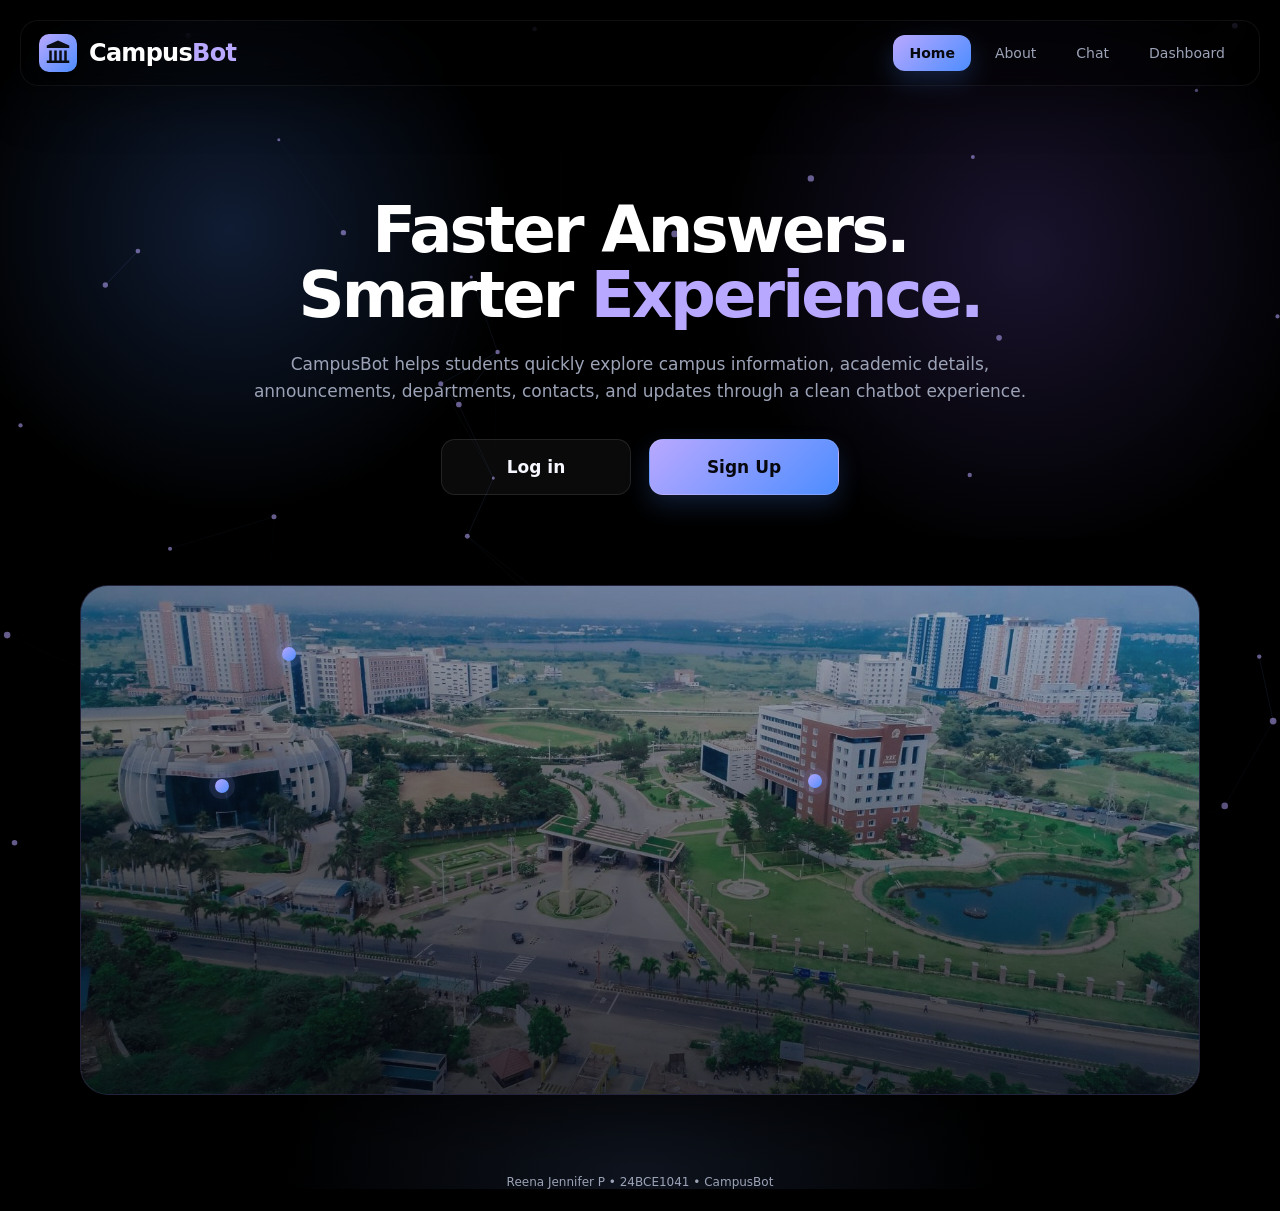
<file: frontend/index.html>
<!DOCTYPE html>
<html lang="en">
<head>
  <meta charset="UTF-8" />
  <meta name="viewport" content="width=device-width, initial-scale=1.0" />
  <title>CampusBot</title>
  <link rel="stylesheet" href="css/styles.css">
</head>
<body>
  <canvas id="bgCanvas"></canvas>
  <div class="grid"></div>

  <div id="siteHeader"></div>

  <div class="page page-landing">
    <div class="container">
      <section class="hero">
        <h1>Faster Answers. Smarter <span>Experience.</span></h1>
        <p>
          CampusBot helps students quickly explore campus information, academic details,
          announcements, departments, contacts, and updates through a clean chatbot experience.
        </p>

        <div class="cta-row">
          <a class="btn secondary" href="login.html">Log in</a>
          <a class="btn primary" href="signup.html">Sign Up</a>
        </div>
        <div class="campus-map panel">
          <img src="images/vit-campus.jpg" alt="Aerial view of VIT campus" class="campus-map-image" />

          <button class="campus-spot library-spot" type="button">
            <span class="spot-dot"></span>
            <span class="spot-tip">Library</span>
          </button>

          <button class="campus-spot auditorium-spot" type="button">
            <span class="spot-dot"></span>
            <span class="spot-tip">Auditorium</span>
          </button>

          <button class="campus-spot academic-spot" type="button">
            <span class="spot-dot"></span>
            <span class="spot-tip">Academic Blocks</span>
          </button>
        </div>
      </section>
    </div>
  </div>

  <footer class="site-footer">
    <p>Reena Jennifer P • 24BCE1041 • CampusBot</p>
  </footer>

  <script src="js/site-header.js"></script>
  <script> renderSiteHeader("home"); </script>
  <script src="js/bg-canvas.js"></script>
</body>
</html>
</file>
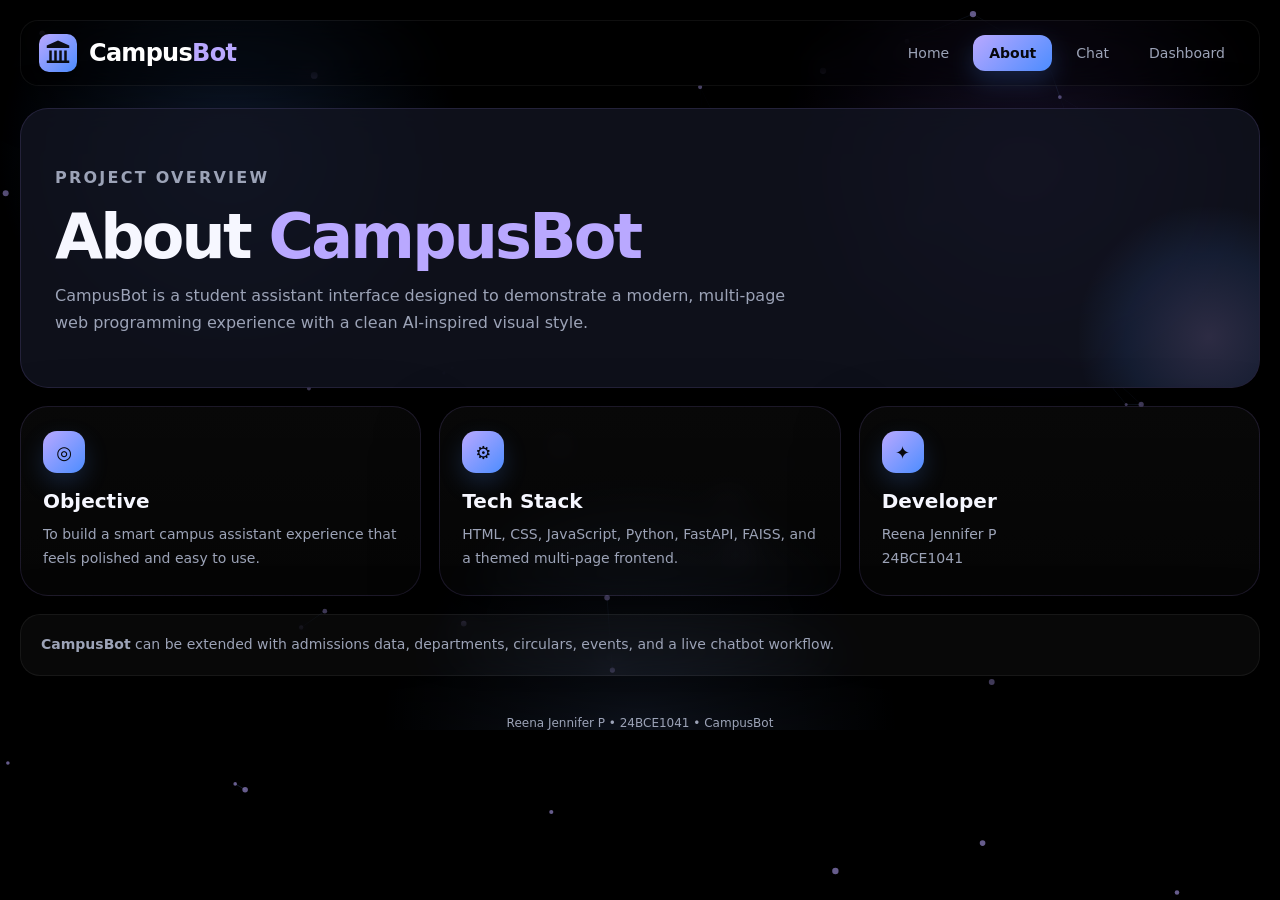
<file: frontend/about.html>
<!DOCTYPE html>
<html lang="en">
<head>
  <meta charset="UTF-8" />
  <meta name="viewport" content="width=device-width, initial-scale=1.0" />
  <title>CampusBot • About</title>
  <link rel="stylesheet" href="css/styles.css">
</head>
<body>
  <canvas id="bgCanvas"></canvas>
  <div class="grid"></div>

  <div id="siteHeader"></div>

  <main class="page">
    <section class="about-hero panel">
      <p class="eyebrow">Project Overview</p>
      <h1>About <span>CampusBot</span></h1>
      <p>
        CampusBot is a student assistant interface designed to demonstrate a modern,
        multi-page web programming experience with a clean AI-inspired visual style.
      </p>
    </section>

    <section class="about-grid">
      <article class="panel about-card">
        <div class="card-icon">◎</div>
        <h3>Objective</h3>
        <p>To build a smart campus assistant experience that feels polished and easy to use.</p>
      </article>

      <article class="panel about-card">
        <div class="card-icon">⚙</div>
        <h3>Tech Stack</h3>
        <p>HTML, CSS, JavaScript, Python, FastAPI, FAISS, and a themed multi-page frontend.</p>
      </article>

      <article class="panel about-card">
        <div class="card-icon">✦</div>
        <h3>Developer</h3>
        <p>Reena Jennifer P<br>24BCE1041</p>
      </article>
    </section>

    <div class="about-note panel">
      <strong>CampusBot</strong> can be extended with admissions data, departments, circulars, events, and a live chatbot workflow.
    </div>
  </main>

  <footer class="site-footer">
    <p>Reena Jennifer P • 24BCE1041 • CampusBot</p>
  </footer>

  <script src="js/site-header.js"></script>
  <script> renderSiteHeader("about"); </script>
  <script src="js/bg-canvas.js"></script>
</body>
</html>
</file>
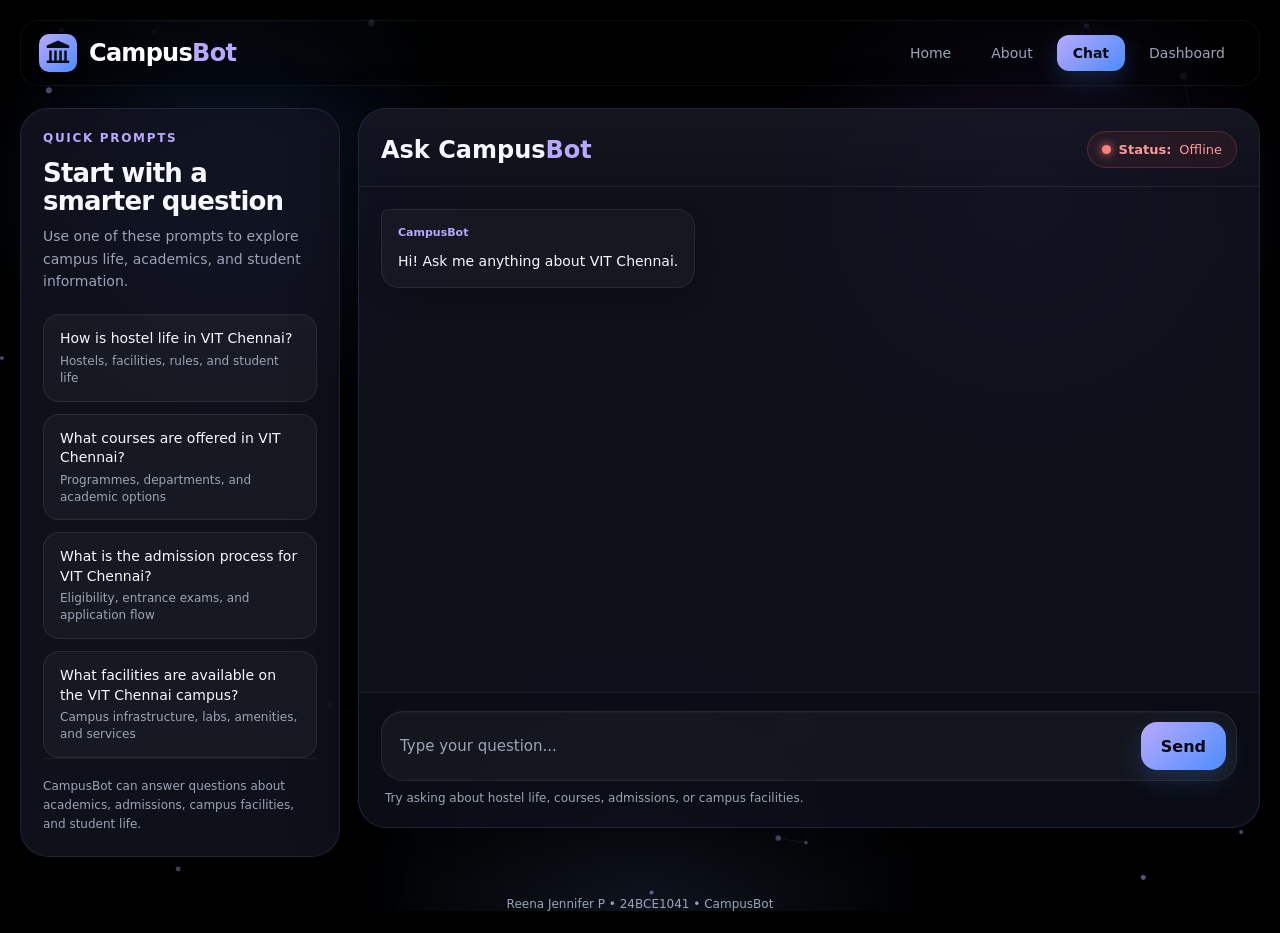
<file: frontend/chat.html>
<!DOCTYPE html>
<html lang="en">
<head>
  <meta charset="UTF-8" />
  <meta name="viewport" content="width=device-width, initial-scale=1.0" />
  <title>CampusBot • Chat</title>
  <link rel="stylesheet" href="css/styles.css">
</head>
<body>
  <canvas id="bgCanvas"></canvas>
  <div class="grid"></div>

  <div id="siteHeader"></div>

  <main class="page">
    <section class="chat-layout">
      <aside class="chat-side panel">
        <p class="eyebrow">Quick Prompts</p>
        <h2 class="side-title">Start with a smarter question</h2>
        <p class="side-copy">Use one of these prompts to explore campus life, academics, and student information.</p>

        <div class="prompt-list">
          <button class="prompt-chip" type="button" data-prompt="How is hostel life in VIT Chennai?">
            How is hostel life in VIT Chennai?
            <span>Hostels, facilities, rules, and student life</span>
          </button>

          <button class="prompt-chip" type="button" data-prompt="What courses are offered in VIT Chennai?">
            What courses are offered in VIT Chennai?
            <span>Programmes, departments, and academic options</span>
          </button>

          <button class="prompt-chip" type="button" data-prompt="What is the admission process for VIT Chennai?">
            What is the admission process for VIT Chennai?
            <span>Eligibility, entrance exams, and application flow</span>
          </button>

          <button class="prompt-chip" type="button" data-prompt="What facilities are available on the VIT Chennai campus?">
            What facilities are available on the VIT Chennai campus?
            <span>Campus infrastructure, labs, amenities, and services</span>
          </button>
        </div>

        <div class="side-footer">
          CampusBot can answer questions about academics, admissions, campus facilities, and student life.
        </div>
      </aside>

      <section class="chat-main panel">
        <div class="chat-topbar">
          <h2>Ask Campus<span>Bot</span></h2>
          <div class="status-pill offline" id="statusPill">
            <span class="status-dot"></span>
            <strong>Status:</strong>
            <span id="statusText">Checking...</span>
          </div>
        </div>

        <div class="chat-window" id="chatWindow"></div>

        <div class="chat-input-wrap">
          <div class="chat-input-area">
            <input id="chatInput" type="text" placeholder="Type your question..." />
            <button class="btn-primary chat-send" id="sendChatBtn">Send</button>
          </div>
          <div class="input-note">Try asking about hostel life, courses, admissions, or campus facilities.</div>
        </div>
      </section>
    </section>
  </main>

  <footer class="site-footer">
    <p>Reena Jennifer P • 24BCE1041 • CampusBot</p>
  </footer>

  <script src="js/site-header.js"></script>
  <script> renderSiteHeader("chat"); </script>
  <script src="js/bg-canvas.js"></script>
  <script src="js/chat.js"></script>
</body>
</html>
</file>
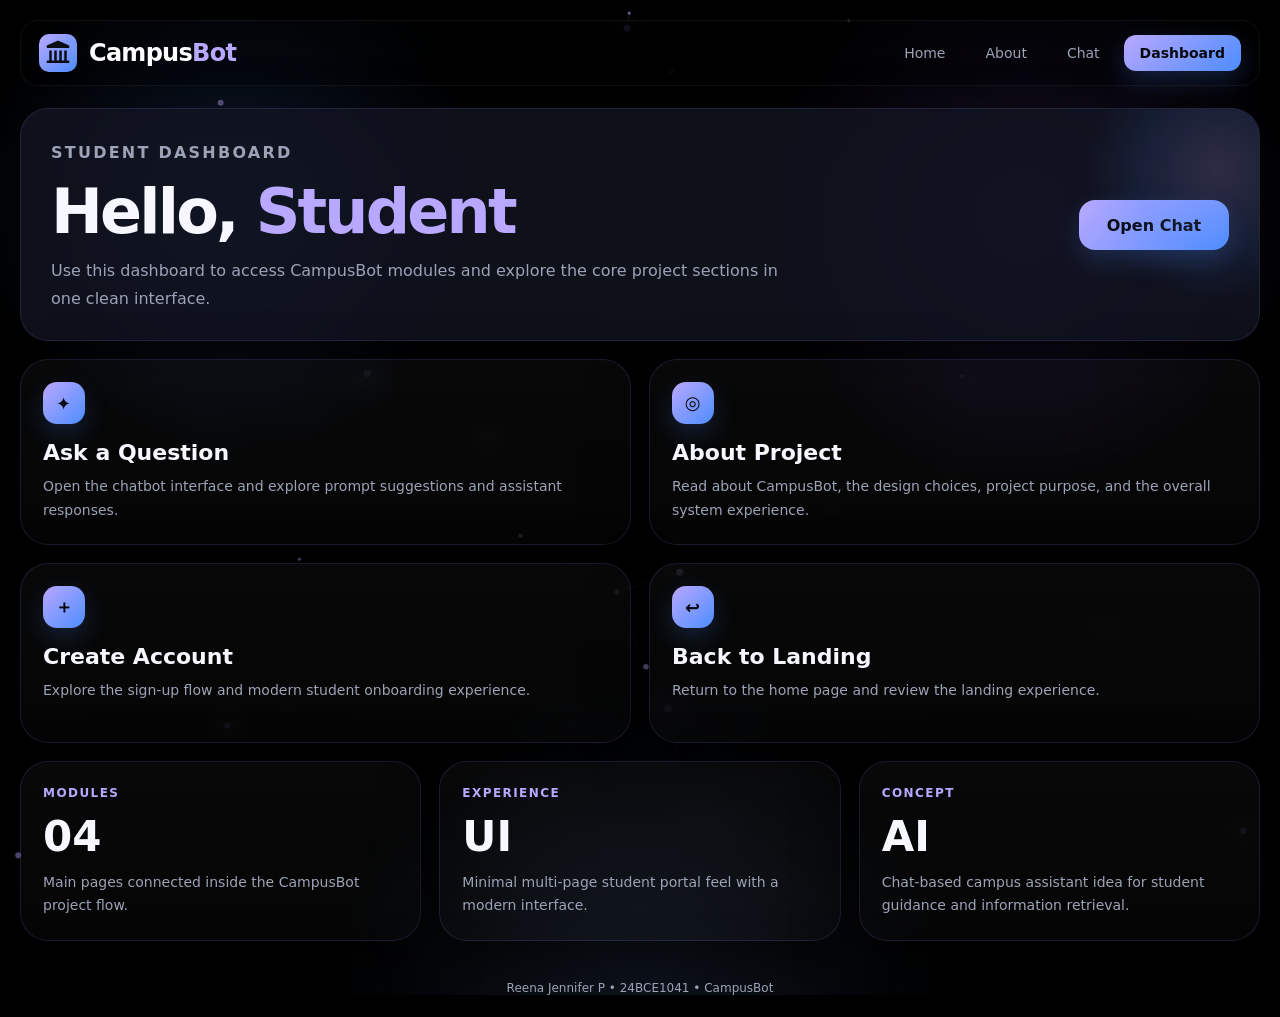
<file: frontend/dashboard.html>
<!DOCTYPE html>
<html lang="en">
<head>
  <meta charset="UTF-8" />
  <meta name="viewport" content="width=device-width, initial-scale=1.0" />
  <title>CampusBot • Dashboard</title>
  <link rel="stylesheet" href="css/styles.css">
</head>
<body>
  <canvas id="bgCanvas"></canvas>
  <div class="grid"></div>

  <div id="siteHeader"></div>

  <main class="page dashboard-page">
    <section class="dashboard-hero panel">
      <div>
        <p class="eyebrow">Student Dashboard</p>
        <h1>Hello, <span id="dashboardName">Student</span></h1>
        <p>Use this dashboard to access CampusBot modules and explore the core project sections in one clean interface.</p>
      </div>
      <a href="chat.html" class="btn-primary" style="min-width:150px;height:50px;padding:0 20px;border-radius:16px;">Open Chat</a>
    </section>

    <section class="dashboard-grid">
      <a class="dash-card panel" href="chat.html">
        <div class="dash-icon">✦</div>
        <h3>Ask a Question</h3>
        <p>Open the chatbot interface and explore prompt suggestions and assistant responses.</p>
      </a>

      <a class="dash-card panel" href="about.html">
        <div class="dash-icon">◎</div>
        <h3>About Project</h3>
        <p>Read about CampusBot, the design choices, project purpose, and the overall system experience.</p>
      </a>

      <a class="dash-card panel" href="signup.html">
        <div class="dash-icon">＋</div>
        <h3>Create Account</h3>
        <p>Explore the sign-up flow and modern student onboarding experience.</p>
      </a>

      <a class="dash-card panel" href="index.html">
        <div class="dash-icon">↩</div>
        <h3>Back to Landing</h3>
        <p>Return to the home page and review the landing experience.</p>
      </a>
    </section>

    <section class="stats-grid">
      <div class="stat-card panel">
        <div class="stat-label">Modules</div>
        <h2>04</h2>
        <p>Main pages connected inside the CampusBot project flow.</p>
      </div>

      <div class="stat-card panel">
        <div class="stat-label">Experience</div>
        <h2>UI</h2>
        <p>Minimal multi-page student portal feel with a modern interface.</p>
      </div>

      <div class="stat-card panel">
        <div class="stat-label">Concept</div>
        <h2>AI</h2>
        <p>Chat-based campus assistant idea for student guidance and information retrieval.</p>
      </div>
    </section>
  </main>

  <footer class="site-footer">
    <p>Reena Jennifer P • 24BCE1041 • CampusBot</p>
  </footer>

  <script src="js/site-header.js"></script>
  <script> renderSiteHeader("dashboard"); </script>
  <script src="js/bg-canvas.js"></script>
  <script src="js/auth.js"></script>
</body>
</html>
</file>
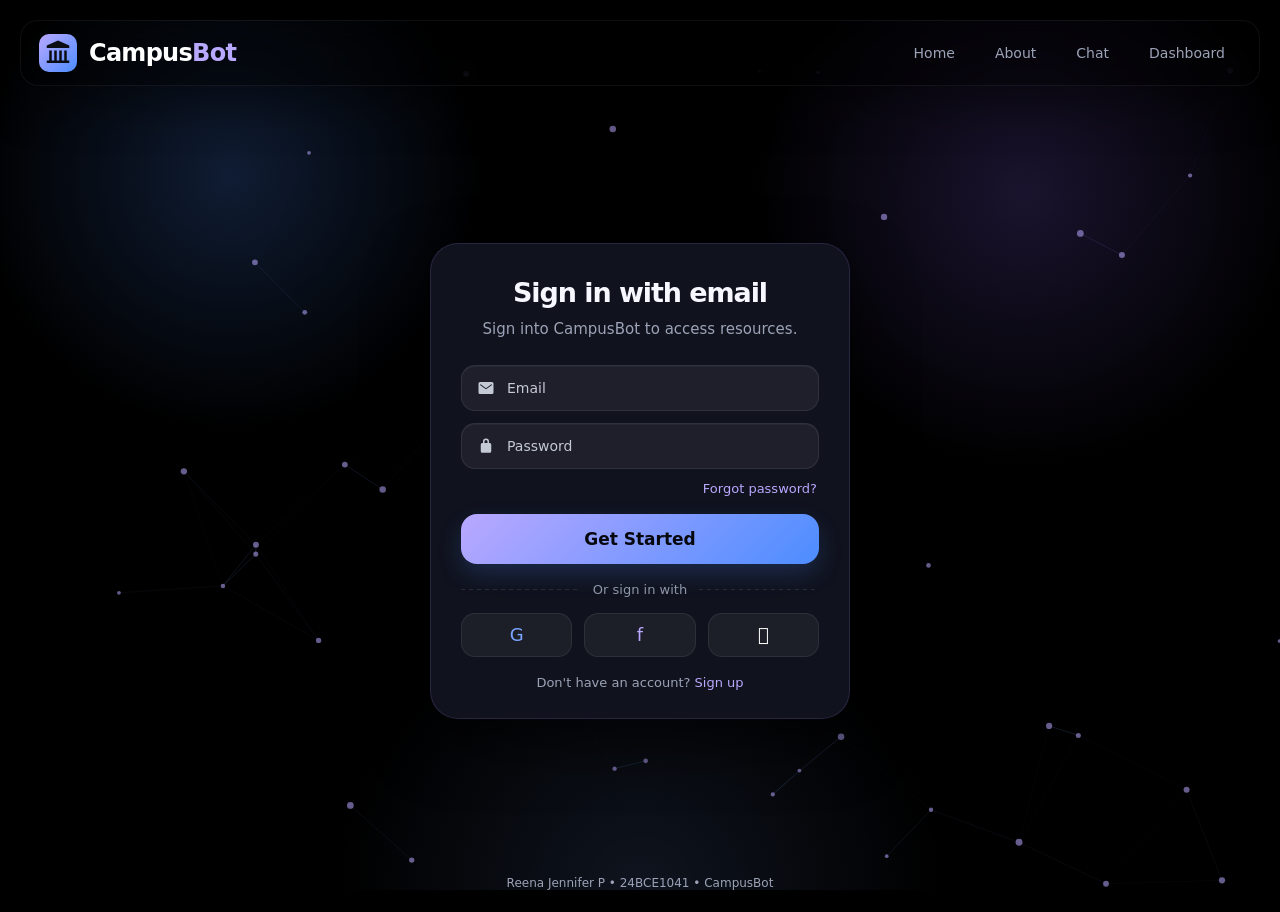
<file: frontend/login.html>
<!DOCTYPE html>
<html lang="en">
<head>
  <meta charset="UTF-8" />
  <meta name="viewport" content="width=device-width, initial-scale=1.0" />
  <title>CampusBot • Login</title>
  <link rel="stylesheet" href="css/styles.css">
</head>
<body>
  <canvas id="bgCanvas"></canvas>
  <div class="grid"></div>
  <div id="siteHeader"></div>

  <div class="auth-page">
    <div class="auth-card auth-login">
      <h1>Sign in with email</h1>
      <p class="subtitle">Sign into CampusBot to access resources.</p>

      <div class="field">
        <svg viewBox="0 0 24 24" aria-hidden="true"><path d="M20 4H4a2 2 0 0 0-2 2v12a2 2 0 0 0 2 2h16a2 2 0 0 0 2-2V6a2 2 0 0 0-2-2Zm-.4 4.25-6.54 4.9a1.8 1.8 0 0 1-2.12 0L4.4 8.25V6.8l7.14 5.35a.75.75 0 0 0 .9 0L19.6 6.8Z"/></svg>
        <input id="loginEmail" type="email" placeholder="Email" />
      </div>

      <div class="field">
        <svg viewBox="0 0 24 24" aria-hidden="true"><path d="M17 8h-1V6a4 4 0 1 0-8 0v2H7a2 2 0 0 0-2 2v9a2 2 0 0 0 2 2h10a2 2 0 0 0 2-2v-9a2 2 0 0 0-2-2Zm-6 8.73V17a1 1 0 1 0 2 0v-.27a2 2 0 1 0-2 0ZM10 8V6a2 2 0 1 1 4 0v2Z"/></svg>
        <input type="password" placeholder="Password" />
      </div>

      <a href="#" class="forgot">Forgot password?</a>
      <button class="submit" id="loginBtn">Get Started</button>

      <div class="divider">Or sign in with</div>

      <div class="socials">
        <button class="social google" type="button">G</button>
        <button class="social facebook" type="button">f</button>
        <button class="social apple" type="button"></button>
      </div>

      <div class="bottom-text">
        Don't have an account? <a class="signup-link" href="signup.html">Sign up</a>
      </div>
    </div>
  </div>

  <footer class="site-footer">
    <p>Reena Jennifer P • 24BCE1041 • CampusBot</p>
  </footer>

  <script src="js/site-header.js"></script>
  <script> renderSiteHeader(""); </script>
  <script src="js/bg-canvas.js"></script>
  <script src="js/auth.js"></script>
</body>
</html>
</file>
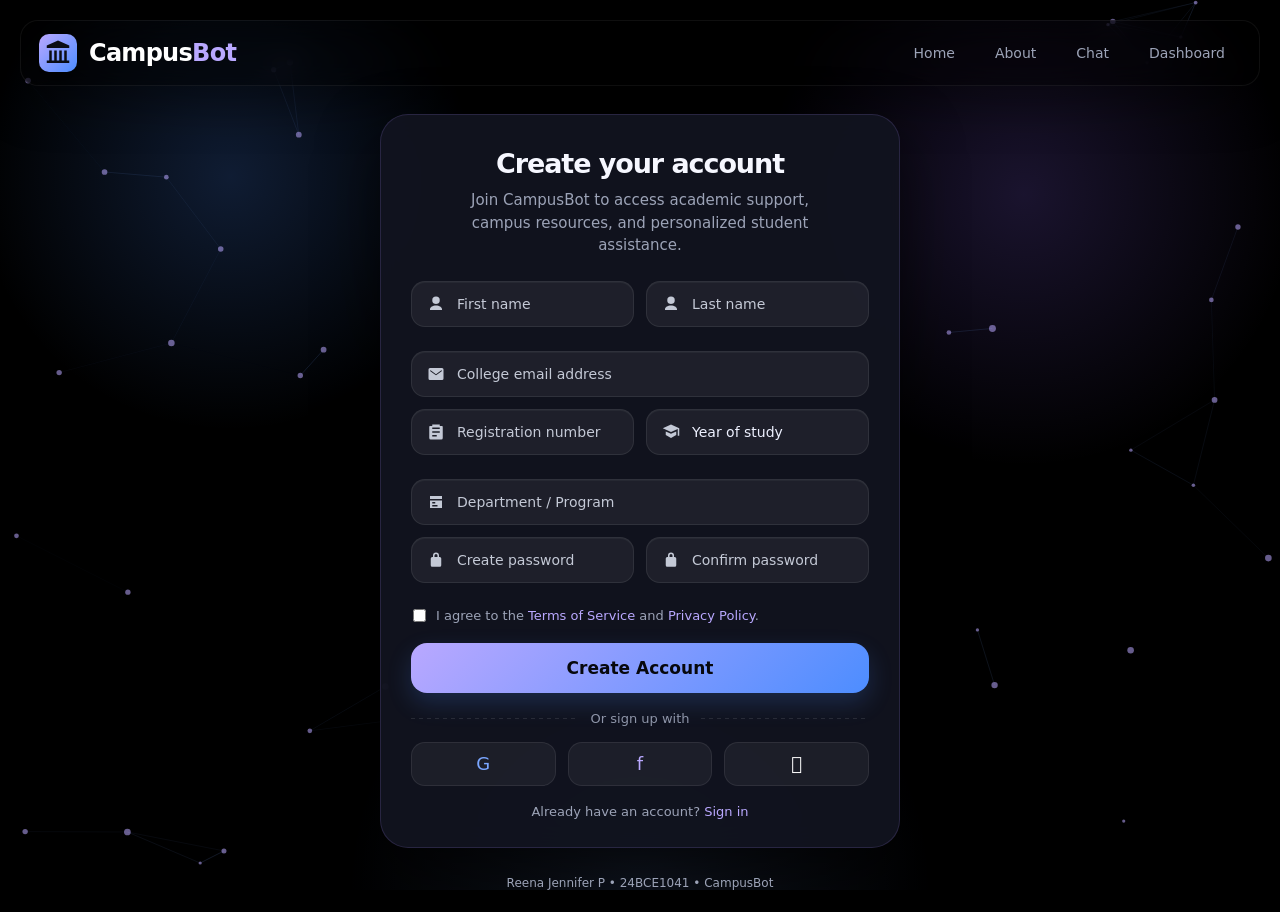
<file: frontend/signup.html>
<!DOCTYPE html>
<html lang="en">
<head>
  <meta charset="UTF-8" />
  <meta name="viewport" content="width=device-width, initial-scale=1.0" />
  <title>CampusBot • Sign Up</title>
  <link rel="stylesheet" href="css/styles.css">
</head>
<body>
  <canvas id="bgCanvas"></canvas>
  <div class="grid"></div>
  <div id="siteHeader"></div>

  <div class="auth-page">
    <div class="auth-card">
      <h1>Create your account</h1>
      <p class="subtitle">Join CampusBot to access academic support, campus resources, and personalized student assistance.</p>

      <div class="form-grid">
        <div class="field">
          <svg viewBox="0 0 24 24"><path d="M12 12a5 5 0 1 0-5-5 5 5 0 0 0 5 5Zm0 2c-4.42 0-8 2.24-8 5v1h16v-1c0-2.76-3.58-5-8-5Z"/></svg>
          <input id="firstName" type="text" placeholder="First name" />
        </div>

        <div class="field">
          <svg viewBox="0 0 24 24"><path d="M12 12a5 5 0 1 0-5-5 5 5 0 0 0 5 5Zm0 2c-4.42 0-8 2.24-8 5v1h16v-1c0-2.76-3.58-5-8-5Z"/></svg>
          <input id="lastName" type="text" placeholder="Last name" />
        </div>
      </div>

      <div class="field">
        <svg viewBox="0 0 24 24"><path d="M20 4H4a2 2 0 0 0-2 2v12a2 2 0 0 0 2 2h16a2 2 0 0 0 2-2V6a2 2 0 0 0-2-2Zm-.4 4.25-6.54 4.9a1.8 1.8 0 0 1-2.12 0L4.4 8.25V6.8l7.14 5.35a.75.75 0 0 0 .9 0L19.6 6.8Z"/></svg>
        <input type="email" placeholder="College email address" />
      </div>

      <div class="form-grid">
        <div class="field">
          <svg viewBox="0 0 24 24"><path d="M7 2h10v2h3a1 1 0 0 1 1 1v15a2 2 0 0 1-2 2H5a2 2 0 0 1-2-2V5a1 1 0 0 1 1-1h3Zm10 4H7v2h10Zm0 5H7v2h10Zm-4 5H7v2h6Z"/></svg>
          <input type="text" placeholder="Registration number" />
        </div>

        <div class="field">
          <svg viewBox="0 0 24 24"><path d="M12 2 1 7l11 5 9-4.09V17h2V7Zm-7 9.18V16l7 4 7-4v-4.82l-7 3.18Z"/></svg>
          <select>
            <option value="" selected disabled>Year of study</option>
            <option>1st Year</option>
            <option>2nd Year</option>
            <option>3rd Year</option>
            <option>4th Year</option>
            <option>Postgraduate</option>
          </select>
        </div>
      </div>

      <div class="field">
        <svg viewBox="0 0 24 24"><path d="M4 4h16v4H4Zm0 6h16v10H4Zm3 2v2h4v-2Zm0 4v2h7v-2Z"/></svg>
        <input type="text" placeholder="Department / Program" />
      </div>

      <div class="form-grid">
        <div class="field">
          <svg viewBox="0 0 24 24"><path d="M17 8h-1V6a4 4 0 1 0-8 0v2H7a2 2 0 0 0-2 2v9a2 2 0 0 0 2 2h10a2 2 0 0 0 2-2v-9a2 2 0 0 0-2-2Zm-6 8.73V17a1 1 0 1 0 2 0v-.27a2 2 0 1 0-2 0ZM10 8V6a2 2 0 1 1 4 0v2Z"/></svg>
          <input id="newPassword" type="password" placeholder="Create password" />
        </div>

        <div class="field">
          <svg viewBox="0 0 24 24"><path d="M17 8h-1V6a4 4 0 1 0-8 0v2H7a2 2 0 0 0-2 2v9a2 2 0 0 0 2 2h10a2 2 0 0 0 2-2v-9a2 2 0 0 0-2-2Zm-6 8.73V17a1 1 0 1 0 2 0v-.27a2 2 0 1 0-2 0ZM10 8V6a2 2 0 1 1 4 0v2Z"/></svg>
          <input id="confirmPassword" type="password" placeholder="Confirm password" />
        </div>
      </div>

      <div class="help-row">
        <label class="checkbox-wrap">
          <input type="checkbox" />
          <span>I agree to the <a href="#">Terms of Service</a> and <a href="#">Privacy Policy</a>.</span>
        </label>
      </div>

      <button class="submit" id="signupBtn">Create Account</button>

      <div class="divider">Or sign up with</div>

      <div class="socials">
        <button class="social google" type="button">G</button>
        <button class="social facebook" type="button">f</button>
        <button class="social apple" type="button"></button>
      </div>

      <div class="bottom-text">
        Already have an account? <a class="signin-link" href="login.html">Sign in</a>
      </div>
    </div>
  </div>

  <footer class="site-footer">
    <p>Reena Jennifer P • 24BCE1041 • CampusBot</p>
  </footer>

  <script src="js/site-header.js"></script>
  <script> renderSiteHeader(""); </script>
  <script src="js/bg-canvas.js"></script>
  <script src="js/auth.js"></script>
</body>
</html>
</file>
<file: frontend/css/styles.css>
:root{
  --bg:#000000;
  --text:#f6f7ff;
  --muted:#9ca3b7;
  --line:rgba(255,255,255,0.10);
  --line-soft:rgba(255,255,255,0.06);
  --panel:rgba(18,20,32,0.82);
  --accent:#b9a8ff;
  --accent-2:#4d8dff;
  --shadow:0 24px 60px rgba(0,0,0,0.55);
  --radius-xl:28px;
}

*{
  box-sizing:border-box;
  margin:0;
  padding:0;
}

html, body{
  width:100%;
  min-height:100%;
  font-family:Inter, ui-sans-serif, system-ui, -apple-system, BlinkMacSystemFont, "Segoe UI", Roboto, Helvetica, Arial, sans-serif;
  background:var(--bg);
  color:var(--text);
}

body{
  overflow-x:hidden;
  background:
    radial-gradient(circle at 18% 18%, rgba(77,141,255,0.20), transparent 20%),
    radial-gradient(circle at 80% 20%, rgba(143,107,255,0.18), transparent 22%),
    radial-gradient(circle at 50% 100%, rgba(122,166,255,0.12), transparent 28%),
    #000;
}

a{
  color:inherit;
  text-decoration:none;
}

button,
input,
select{
  font:inherit;
}

#bgCanvas{
  position:fixed;
  inset:0;
  width:100%;
  height:100%;
  z-index:0;
  pointer-events:none;
}

.grid{
  position:fixed;
  inset:0;
  background:
    linear-gradient(to right, rgba(255,255,255,.03) 1px, transparent 1px),
    linear-gradient(to bottom, rgba(255,255,255,.03) 1px, transparent 1px);
  background-size:70px 70px;
  opacity:.14;
  pointer-events:none;
  mask-image:radial-gradient(700px 500px at 50% 20%, black 30%, transparent 70%);
  z-index:1;
}

.site-header,
.page,
.site-footer,
.auth-page{
  position:relative;
  z-index:2;
}

.site-header{
  width:min(1240px, calc(100vw - 32px));
  margin:20px auto 0;
  padding:14px 18px 14px 92px;
  display:flex;
  align-items:center;
  justify-content:flex-end;
  gap:20px;
  border:1px solid var(--line-soft);
  border-radius:18px;
  background:rgba(0,0,0,0.45);
  backdrop-filter:blur(14px);
  box-shadow:0 18px 45px rgba(0,0,0,0.35);
}

.brand-link{
  position:absolute;
  left:18px;
  top:50%;
  transform:translateY(-50%);
  z-index:3;
}

.brand-wrap{
  display:flex;
  align-items:center;
  gap:12px;
}

.brand-badge{
  width:38px;
  height:38px;
  border-radius:10px;
  background:linear-gradient(135deg, var(--accent) 0%, var(--accent-2) 100%);
  box-shadow:0 8px 16px rgba(0,0,0,0.25);
  display:grid;
  place-items:center;
  color:#0b0d14;
  flex:0 0 38px;
}

.brand-badge svg{
  width:30px;
  height:30px;
  display:block;
}

.brand-text{
  color:#ffffff;
  font-size:24px;
  font-weight:700;
  letter-spacing:-0.03em;
}

.brand-text span,
h1 span,
h2 span{
  color:var(--accent);
}

.nav-links{
  display:flex;
  align-items:center;
  gap:8px;
  flex-wrap:wrap;
}

.nav-links a{
  color:var(--muted);
  font-size:14px;
  font-weight:500;
  padding:10px 16px;
  border-radius:12px;
  transition:.2s ease;
}

.nav-links a:hover{
  color:var(--text);
  background:rgba(255,255,255,0.04);
}

.nav-links a.active{
  color:#07080d;
  background:linear-gradient(135deg, var(--accent) 0%, var(--accent-2) 100%);
  font-weight:700;
  box-shadow:0 10px 24px rgba(77,141,255,0.22);
}

.page{
  width:min(1240px, calc(100vw - 32px));
  margin:22px auto;
  padding-bottom:18px;
}

.container{
  width:min(1220px, calc(100vw - 64px));
  margin:0 auto;
}

.panel{
  border:1px solid rgba(167,139,250,0.14);
  border-radius:var(--radius-xl);
  background:var(--panel);
  backdrop-filter:blur(14px);
  box-shadow:var(--shadow);
}

.btn-primary,
.btn,
.submit{
  display:inline-flex;
  align-items:center;
  justify-content:center;
  border:none;
  cursor:pointer;
  transition:.18s ease;
}

.btn-primary,
.submit,
.btn.primary{
  background:linear-gradient(135deg, var(--accent) 0%, var(--accent-2) 100%);
  color:#07080d;
  font-weight:800;
  box-shadow:0 10px 24px rgba(77,141,255,0.20);
}

.btn-primary:hover,
.btn:hover,
.submit:hover,
.prompt-chip:hover,
.dash-card:hover{
  transform:translateY(-1px);
}

.btn{
  height:56px;
  min-width:190px;
  padding:0 28px;
  border-radius:14px;
  border:1px solid var(--line);
  font-size:17px;
  font-weight:600;
}

.btn.secondary{
  color:var(--text);
  background:rgba(255,255,255,0.04);
}

.site-footer{
  width:min(1240px, calc(100vw - 32px));
  margin:0 auto 22px;
  text-align:center;
  color:var(--muted);
  font-size:12px;
}

/* landing */
.page-landing{
  min-height:100vh;
  padding-bottom:48px;
}

.hero{
  text-align:center;
  padding-top:90px;
  padding-bottom:10px;
}

.hero h1{
  font-size:clamp(42px, 5vw, 76px);
  line-height:1.02;
  letter-spacing:-0.045em;
  font-weight:700;
  max-width:820px;
  margin:0 auto;
  color:#fff;
}

.hero p{
  margin:22px auto 0;
  max-width:780px;
  font-size:17px;
  line-height:1.6;
  color:var(--muted);
}

.cta-row{
  display:flex;
  justify-content:center;
  gap:18px;
  margin-top:34px;
}

.campus-map{
  position:relative;
  margin:90px auto 0;
  width:min(1120px, 100%);
  overflow:hidden;
  border-radius:28px;
  min-height:420px;
}

.campus-map-image{
  width:100%;
  height:100%;
  min-height:420px;
  object-fit:cover;
  display:block;
  filter:brightness(1) saturate(0.78);
}

.campus-map::after{
  content:"";
  position:absolute;
  inset:0;
  background:
    linear-gradient(180deg, rgba(4,6,14,0.12), rgba(4,6,14,0.72)),
    linear-gradient(90deg, rgba(0,0,0,0.22), rgba(77,141,255,0.06));
  pointer-events:none;
}

.campus-spot{
  position:absolute;
  z-index:2;
  background:transparent;
  border:0;
  cursor:pointer;
  color:#fff;
}

.spot-dot{
  width:14px;
  height:14px;
  border-radius:999px;
  display:block;
  background:linear-gradient(135deg, var(--accent), var(--accent-2));
  box-shadow:
    0 0 0 6px rgba(185,168,255,0.10),
    0 0 18px rgba(77,141,255,0.40);
  transition:transform .2s ease;
}

.spot-tip{
  position:absolute;
  left:20px;
  top:-10px;
  white-space:nowrap;
  padding:8px 12px;
  border-radius:12px;
  background:rgba(10,12,22,0.86);
  border:1px solid rgba(255,255,255,0.10);
  color:var(--text);
  font-size:13px;
  opacity:0;
  transform:translateY(6px);
  transition:.2s ease;
  pointer-events:none;
}

.campus-spot:hover .spot-dot{
  transform:scale(1.12);
}

.campus-spot:hover .spot-tip{
  opacity:1;
  transform:translateY(0);
}

.library-spot{
  left:65%;
  top:37%;
}

.auditorium-spot{
  left:12%;
  top:38%;
}

.academic-spot{
  left:18%;
  top:12%;
}

/* about */
.about-hero{
  padding:34px 34px 30px;
  margin-bottom:18px;
  min-height:280px;
  display:flex;
  flex-direction:column;
  justify-content:center;
  position:relative;
  overflow:hidden;
}

.about-hero::before,
.dashboard-hero::before{
  content:"";
  position:absolute;
  width:260px;
  height:260px;
  background:radial-gradient(circle, rgba(185,168,255,0.18) 0%, rgba(77,141,255,0.10) 45%, transparent 72%);
  pointer-events:none;
}

.about-hero::before{
  inset:auto -80px -80px auto;
}

.eyebrow{
  font-size:12px;
  letter-spacing:.14em;
  text-transform:uppercase;
  color:var(--accent);
  font-weight:700;
  margin-bottom:14px;
}

.about-hero h1,
.dashboard-hero h1{
  font-size:clamp(34px, 5vw, 62px);
  line-height:1.02;
  letter-spacing:-0.045em;
  margin-bottom:14px;
}

.about-hero p,
.dashboard-hero p{
  max-width:760px;
  color:var(--muted);
  font-size:16px;
  line-height:1.7;
}

.about-grid,
.dashboard-grid,
.stats-grid{
  display:grid;
  gap:18px;
}

.about-grid{
  grid-template-columns:repeat(3, 1fr);
}

.about-card{
  padding:24px 22px;
  min-height:190px;
  background:linear-gradient(180deg, rgba(255,255,255,0.03), rgba(255,255,255,0.02));
}

.about-card h3{
  font-size:20px;
  margin-bottom:10px;
}

.about-card p{
  color:var(--muted);
  font-size:14px;
  line-height:1.7;
}

.card-icon,
.dash-icon{
  width:42px;
  height:42px;
  border-radius:14px;
  display:grid;
  place-items:center;
  margin-bottom:16px;
  font-size:18px;
  font-weight:800;
  color:#07080d;
  background:linear-gradient(135deg, var(--accent), var(--accent-2));
  box-shadow:0 10px 24px rgba(77,141,255,0.20);
}

.about-note{
  margin-top:18px;
  padding:18px 20px;
  border-radius:20px;
  border:1px solid var(--line-soft);
  background:rgba(255,255,255,0.03);
  color:var(--muted);
  font-size:14px;
  line-height:1.7;
}

/* dashboard */
.dashboard-page{
  display:flex;
  flex-direction:column;
  gap:18px;
}

.dashboard-hero{
  padding:30px 30px 28px;
  display:flex;
  align-items:center;
  justify-content:space-between;
  gap:20px;
  position:relative;
  overflow:hidden;
}

.dashboard-hero::before{
  right:-90px;
  top:-70px;
}

.dashboard-grid{
  grid-template-columns:repeat(2, 1fr);
}

.dash-card{
  color:inherit;
  padding:22px;
  min-height:180px;
  background:linear-gradient(180deg, rgba(255,255,255,0.03), rgba(255,255,255,0.02));
}

.dash-card h3{
  font-size:22px;
  margin-bottom:10px;
}

.dash-card p{
  color:var(--muted);
  font-size:14px;
  line-height:1.7;
}

.stats-grid{
  grid-template-columns:repeat(3, 1fr);
}

.stat-card{
  padding:24px 22px;
  min-height:160px;
  background:linear-gradient(180deg, rgba(255,255,255,0.03), rgba(255,255,255,0.02));
}

.stat-label{
  font-size:12px;
  letter-spacing:.12em;
  text-transform:uppercase;
  color:var(--accent);
  font-weight:700;
  margin-bottom:12px;
}

.stat-card h2{
  font-size:42px;
  margin-bottom:10px;
}

.stat-card p{
  color:var(--muted);
  font-size:14px;
  line-height:1.6;
}

/* auth */
.auth-page{
  min-height:calc(100vh - 110px);
  display:grid;
  place-items:center;
  padding:24px;
}

.auth-card{
  width:100%;
  max-width:520px;
  padding:34px 30px 28px;
  border:1px solid rgba(167,139,250,0.16);
  border-radius:28px;
  background:rgba(18,20,32,0.92);
  box-shadow:var(--shadow);
  backdrop-filter:blur(14px);
}

.auth-card.auth-login{
  max-width:420px;
}

.auth-card h1{
  text-align:center;
  font-size:27px;
  line-height:1.1;
  letter-spacing:-0.04em;
  font-weight:700;
  margin-bottom:10px;
}

.subtitle{
  text-align:center;
  color:var(--muted);
  font-size:15px;
  line-height:1.5;
  max-width:380px;
  margin:0 auto 24px;
}

.form-grid{
  display:grid;
  grid-template-columns:1fr 1fr;
  gap:12px;
  margin-bottom:12px;
}

.field{
  height:46px;
  border-radius:14px;
  background:rgba(255,255,255,0.06);
  border:1px solid rgba(255,255,255,0.08);
  display:flex;
  align-items:center;
  gap:12px;
  padding:0 15px;
  color:#c4c9d6;
  margin-bottom:12px;
  box-shadow:inset 0 1px 0 rgba(255,255,255,0.04);
}

.field svg{
  width:18px;
  height:18px;
  fill:currentColor;
  flex:0 0 18px;
}

.field input,
.field select{
  border:0;
  outline:none;
  background:transparent;
  width:100%;
  font-size:14px;
  color:#eef1ff;
}

.field select{
  appearance:none;
  cursor:pointer;
}

.field input::placeholder,
.field select:invalid{
  color:#c4c9d6;
}

.help-row{
  display:flex;
  justify-content:space-between;
  align-items:center;
  gap:12px;
  margin:2px 2px 18px;
  flex-wrap:wrap;
}

.checkbox-wrap{
  display:flex;
  align-items:flex-start;
  gap:10px;
  color:var(--muted);
  font-size:13px;
  line-height:1.4;
}

.checkbox-wrap input{
  accent-color:var(--accent);
  margin-top:2px;
}

.forgot,
.signup-link,
.signin-link,
.checkbox-wrap a{
  color:var(--accent);
}

.forgot{
  display:block;
  text-align:right;
  margin:2px 2px 18px;
  font-size:13px;
  font-weight:500;
}

.submit{
  width:100%;
  height:50px;
  border-radius:16px;
  font-size:17px;
}

.divider{
  display:flex;
  align-items:center;
  gap:12px;
  margin:18px 0 16px;
  color:#8e95a9;
  font-size:13px;
  justify-content:center;
}

.divider::before,
.divider::after{
  content:"";
  height:1px;
  flex:1;
  background-image:linear-gradient(to right, rgba(255,255,255,0.10) 50%, rgba(255,255,255,0) 0%);
  background-size:8px 1px;
  background-repeat:repeat-x;
}

.socials{
  display:grid;
  grid-template-columns:repeat(3, 1fr);
  gap:12px;
}

.social{
  height:44px;
  border-radius:14px;
  border:1px solid rgba(255,255,255,0.08);
  background:rgba(255,255,255,0.05);
  color:#f6f7ff;
  display:grid;
  place-items:center;
  font-size:18px;
  cursor:pointer;
}

.social.google{ color:#7aa6ff; }
.social.facebook{ color:#b9a8ff; }
.social.apple{ color:#ffffff; }

.bottom-text{
  text-align:center;
  margin-top:18px;
  font-size:13px;
  color:var(--muted);
}

/* chat */
.chat-layout{
  display:grid;
  grid-template-columns:320px minmax(0, 1fr);
  gap:18px;
  align-items:stretch;
}

.chat-side{
  padding:22px;
  display:flex;
  flex-direction:column;
  min-height:720px;
}

.side-title{
  font-size:26px;
  line-height:1.08;
  letter-spacing:-0.03em;
  margin-bottom:10px;
}

.side-copy{
  font-size:14px;
  color:var(--muted);
  line-height:1.6;
  margin-bottom:22px;
}

.prompt-list{
  display:flex;
  flex-direction:column;
  gap:12px;
}

.prompt-chip{
  width:100%;
  text-align:left;
  padding:14px 16px;
  border-radius:16px;
  border:1px solid rgba(255,255,255,0.08);
  background:rgba(255,255,255,0.04);
  color:var(--text);
  font-size:14px;
  line-height:1.4;
}

.prompt-chip span{
  display:block;
  color:var(--muted);
  font-size:12px;
  margin-top:4px;
}

.side-footer{
  margin-top:auto;
  padding-top:18px;
  border-top:1px solid var(--line-soft);
  color:var(--muted);
  font-size:12px;
  line-height:1.6;
}

.chat-main{
  min-height:720px;
  height:720px;
  display:flex;
  flex-direction:column;
  overflow:hidden;
}

.chat-topbar{
  display:flex;
  align-items:center;
  justify-content:space-between;
  gap:16px;
  padding:22px 22px 18px;
  border-bottom:1px solid var(--line-soft);
  background:linear-gradient(180deg, rgba(255,255,255,0.02), rgba(255,255,255,0.00));
  flex-shrink:0;
}

.chat-topbar h2{
  margin-bottom:0;
}

.status-pill{
  display:inline-flex;
  align-items:center;
  gap:8px;
  padding:10px 14px;
  border-radius:999px;
  font-size:13px;
  white-space:nowrap;
  transition:.2s ease;
}

.status-dot{
  width:9px;
  height:9px;
  border-radius:50%;
  flex:0 0 9px;
  box-shadow:0 0 10px currentColor;
}

.status-pill.online{
  color:#9fe0b3;
  background:rgba(80,170,110,0.10);
  border:1px solid rgba(120,220,150,0.22);
}

.status-pill.online .status-dot{
  background:#7fdc9c;
  color:#7fdc9c;
}

.status-pill.offline{
  color:#ff9a9a;
  background:rgba(190,70,70,0.10);
  border:1px solid rgba(255,120,120,0.20);
}

.status-pill.offline .status-dot{
  background:#ff7f7f;
  color:#ff7f7f;
}

.chat-window{
  flex:1;
  min-height:0;
  padding:22px;
  overflow-y:auto;
  display:flex;
  flex-direction:column;
  gap:14px;
}

.message-row{
  display:flex;
  width:100%;
}

.bot-row{
  justify-content:flex-start;
}

.user-row{
  justify-content:flex-end;
}

.message{
  max-width:min(75%, 520px);
  padding:14px 16px;
  border-radius:18px;
  font-size:14px;
  line-height:1.65;
  border:1px solid rgba(255,255,255,0.08);
  box-shadow:0 10px 24px rgba(0,0,0,0.18);
  white-space:pre-wrap;
  word-break:break-word;
  width:fit-content;
}

.bot-message{
  background:rgba(255,255,255,0.03);
  color:var(--text);
  border-top-left-radius:8px;
}

.user-message{
  background:linear-gradient(135deg, rgba(185,168,255,0.20) 0%, rgba(77,141,255,0.20) 100%);
  color:#fdfdff;
  border-top-right-radius:8px;
}

.message-meta{
  font-size:11px;
  color:var(--muted);
  margin-bottom:6px;
  font-weight:600;
}

.bot-message .message-meta{
  color:var(--accent);
  font-weight:700;
  margin-bottom:8px;
}

.message.thinking-message{
  opacity:.82;
  font-style:italic;
}

.chat-input-wrap{
  padding:18px 22px 22px;
  border-top:1px solid var(--line-soft);
  background:rgba(0,0,0,0.18);
  flex-shrink:0;
}

.chat-input-area{
  display:flex;
  align-items:center;
  gap:12px;
  padding:10px;
  border-radius:22px;
  background:rgba(255,255,255,0.04);
  border:1px solid rgba(255,255,255,0.08);
  box-shadow:inset 0 1px 0 rgba(255,255,255,0.04);
}

.chat-input-area input{
  flex:1;
  min-width:0;
  border:none;
  outline:none;
  background:transparent;
  color:var(--text);
  font-size:15px;
  padding:0 8px;
}

.chat-input-area input::placeholder{
  color:var(--muted);
}

.chat-send{
  height:48px;
  padding:0 20px;
  border-radius:16px;
}

.input-note{
  margin-top:10px;
  color:var(--muted);
  font-size:12px;
  padding-left:4px;
}

@media (max-width: 980px){
  .hero{
    padding-top:42px;
  }

  .about-grid,
  .dashboard-grid,
  .stats-grid,
  .chat-layout{
    grid-template-columns:1fr;
  }

  .chat-main{
    min-height:640px;
    height:640px;
  }
}

@media (max-width: 700px){
  .site-header{
    flex-direction:column;
    align-items:center;
    justify-content:center;
    padding-left:18px;
    padding-top:70px;
  }

  .brand-link{
    left:18px;
    top:18px;
    transform:none;
  }

  .chat-topbar{
    flex-direction:column;
    align-items:flex-start;
  }

  .chat-input-area{
    flex-direction:column;
    align-items:stretch;
  }

  .chat-send{
    width:100%;
  }
}

@media (max-width: 560px){
  .auth-card{
    max-width:420px;
    padding:28px 22px 22px;
  }

  .auth-card.auth-login{
    max-width:380px;
  }

  .form-grid{
    grid-template-columns:1fr;
    gap:0;
  }
}
</file>
